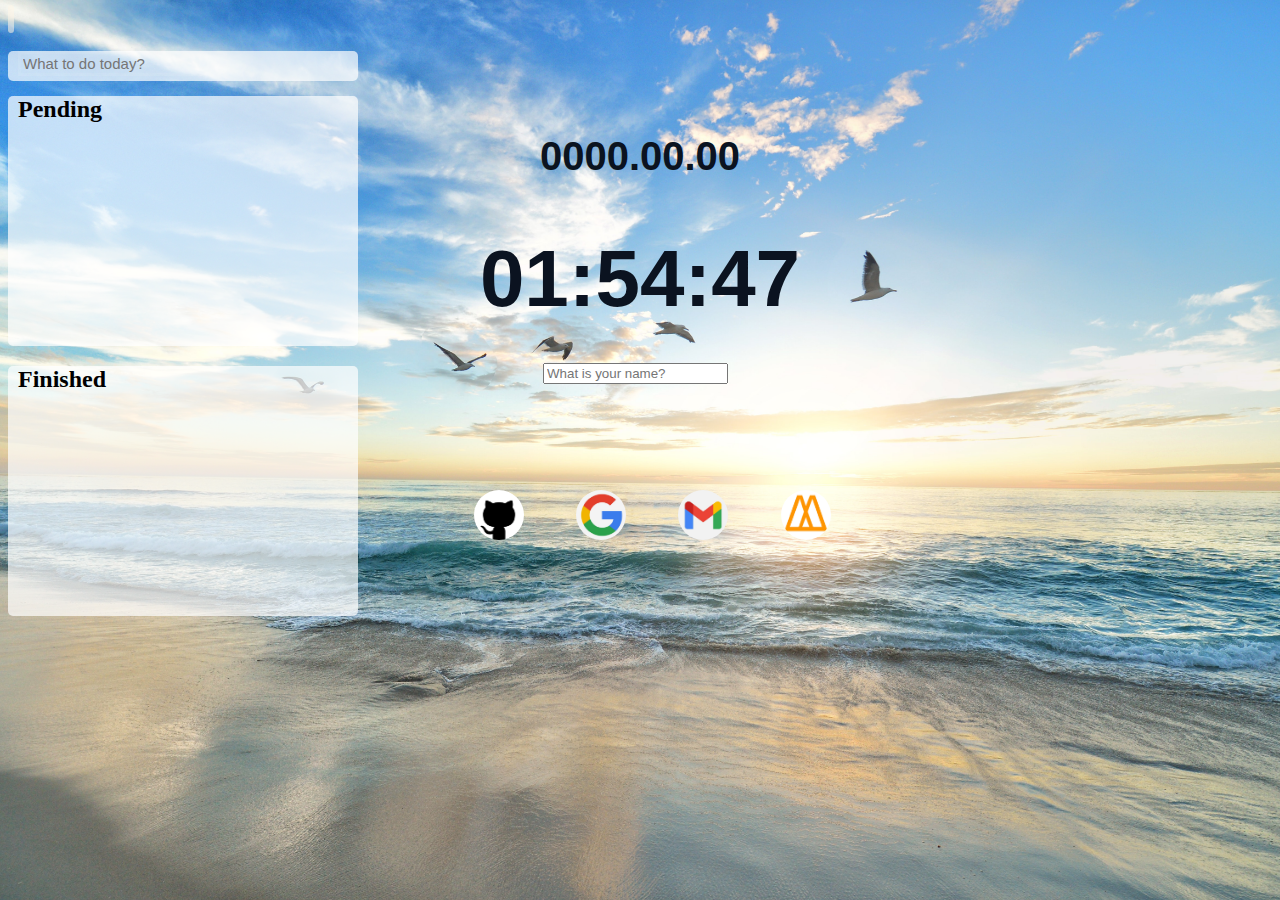
<file: index.html>
<!DOCTYPE html>
<html>
  <head>
    <title>MOMENTUM ROMINASCH</title>
    <meta charset="utf-8" />
    <link rel="stylesheet"
    href="index.css" />
</head>
<body>
  <span class='js-weather'></span>
  <div class="box-todo">
    <form class="js-toDoForm">
      <input class="toDoInput" type="text" placeholder="What to do today?"/>
    </form>
  
    <div class="box-pending">
        <span>
          <h2 class="pend-title">Pending</h2>
          <ul class="js-pending"></ul>
        </span>
    </div>
    <div class="box-finished">
        <span>
          <h2 class="fin-title">Finished</h2>
          <ul class="js-finished"></ul>
        </span>
    </div>
  </div>
  <div class="js-clock" style="text-align: center">
    <h4>0000.00.00</h4>
    <h1>00:00</h1>
  </div>

  <form class="js-form form">
    <input type="text" placeholder="What is your name?" />
  </form>
    <h3 class="js-greetings greetings"></h3>

    <image onclick="javascript:location.href='https://github.com/';"
    src="github_logo.png" class="git-img"></image>
    <image onclick="javascript:location.href='https://www.google.co.kr/';"
    src="google_logo.jpg" class="google-img"></image>
    <image onclick="javascript:location.href='https://www.google.com/gmail/';"
    src="gmail_logo.png" class="gmail-img"></image>
    <image onclick="javascript:location.href='https://nomadcoders.co/';"
    src="nomad_logo.png" class="nomad-img"></image>

    <script src="clock.js"></script>
    <script src="greetings.js"></script>
    <script src="toDo.js"></script>
    <script src="bg.js"></script>
    <script src="weather.js"></script>
  </body>
<html>
</file>
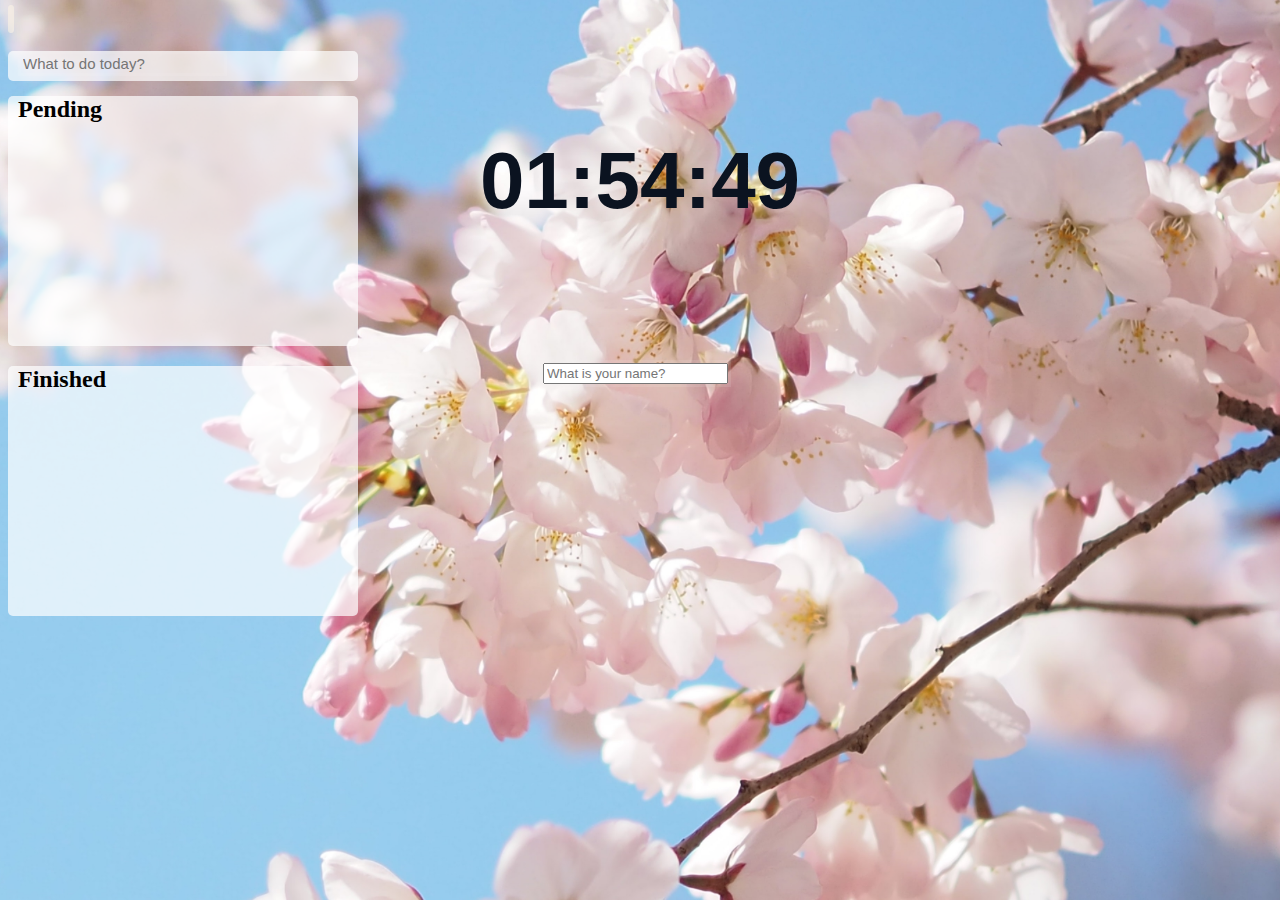
<file: momentum_SCH.html>
<!DOCTYPE html>
<html>
  <head>
    <title>MOMENTUM ROMINASCH</title>
    <meta charset="utf-8" />
    <link rel="stylesheet"
    href="index.css" />
</head>
<body>
  <span class='js-weather'></span>
  <div class="box-todo">
    <form class="js-toDoForm">
      <input class="toDoInput" type="text" placeholder="What to do today?"/>
    </form>
  
    <div class="box-pending">
        <span>
          <h2 class="pend-title">Pending</h2>
          <ul class="js-pending"></ul>
        </span>
    </div>
    <div class="box-finished">
        <span>
          <h2 class="fin-title">Finished</h2>
          <ul class="js-finished"></ul>
        </span>
    </div>
  </div>
  <div class="js-clock" style="text-align: center">
    <h1>00:00</h1>
  </div>

  <form class="js-form form">
    <input type="text" placeholder="What is your name?" />
  </form>
    <h3 class="js-greetings greetings"></h3>

    <script src="clock.js"></script>
    <script src="greetings.js"></script>
    <script src="toDo.js"></script>
    <script src="bg.js"></script>
    <script src="weather.js"></script>
  </body>
<html>
</file>
<file: index.css>
.js-weather {
    background-color: rgba(253, 245, 230, 0.568); border-radius: 5px;
    font-size: 20px; color: navy; padding: 3px;
}

.box-todo {
    width: 350px; height: 30px; border-radius: 5px; margin-top: 20px;
    background: rgba(255, 255, 255, 0.7); box-sizing: border-box;
    align-content: center;
}

.box-pending {
    width: 350px; height: 250px; background: rgba(255, 255, 255, 0.7); 
    box-sizing: border-box; border-radius: 5px;
}

.box-finished {
    width: 350px; height: 250px; background: rgba(255, 255, 255, 0.7); 
     border-radius: 5px; 
}
.js-toDoForm {
    padding-left: 10px;
}
.toDoInput {
    background-color: rgba(255, 255, 255, 0.048); border: 3px solid rgba(255, 255, 255, 0.068);
    font-size: 15px; font-family: sans-serif;
}

.pend-title{
    padding-left: 10px;
    align-content: center;
    justify-content: center;
}

.fin-title{
    padding-left: 10px;
}

.form {
    background-color: rgba(255, 255, 255, 0.048); border: 3px solid rgba(255, 255, 255, 0.068);
    font-size: 15px; font-family: sans-serif;
    justify-items: center;
    position:absolute;
    left: 50%; margin-left: -100px; bottom: 57%;
}
.form,
.greetings {
    display: none;
}
.showing {
    display: block;
}

.greetings{
    font-size: 30px; text-align: center;
    color: rgb(11, 19, 32); text-align: center;
    position: absolute;
    left: 50%; margin-left: -100px; bottom: 53%;
    animation: fadeIn .5s linear;
}

.js-clock {
    font-size: 40px; font-family: sans-serif;
    color: rgb(11, 19, 32);
}

.bgImage{
    position: absolute;
    top:0;
    left:0;
    width: 100%;
    height:100%;
    display: flex;
    object-fit: cover;
    z-index: -1;
    animation: fadeIn .5s linear;
}

ul {
    padding-inline-start: 20px;
}

li {
    list-style: none;
    color: black;
    animation: fadeIn 0.5s ease-in;
    margin-bottom: 3px;
  }

@keyframes fadeIn{
    from{
        opacity: 0;
    } to{
        opacity: 1;
    }
}

.git-img {
    width: 50px; height: 50px; border-radius: 25px; 
    position: absolute; left: 37%; bottom: 40%;
}

.google-img {
    width: 50px; height: 50px; border-radius: 25px; 
    position: absolute; left: 45%; bottom: 40%;
}
.gmail-img {
    width: 50px; height: 50px; border-radius: 25px; 
    position: absolute; left: 53%; bottom: 40%;
}
.nomad-img {
    width: 50px; height: 50px; border-radius: 25px; 
    position: absolute; left: 61%; bottom: 40%;
}
</file>
